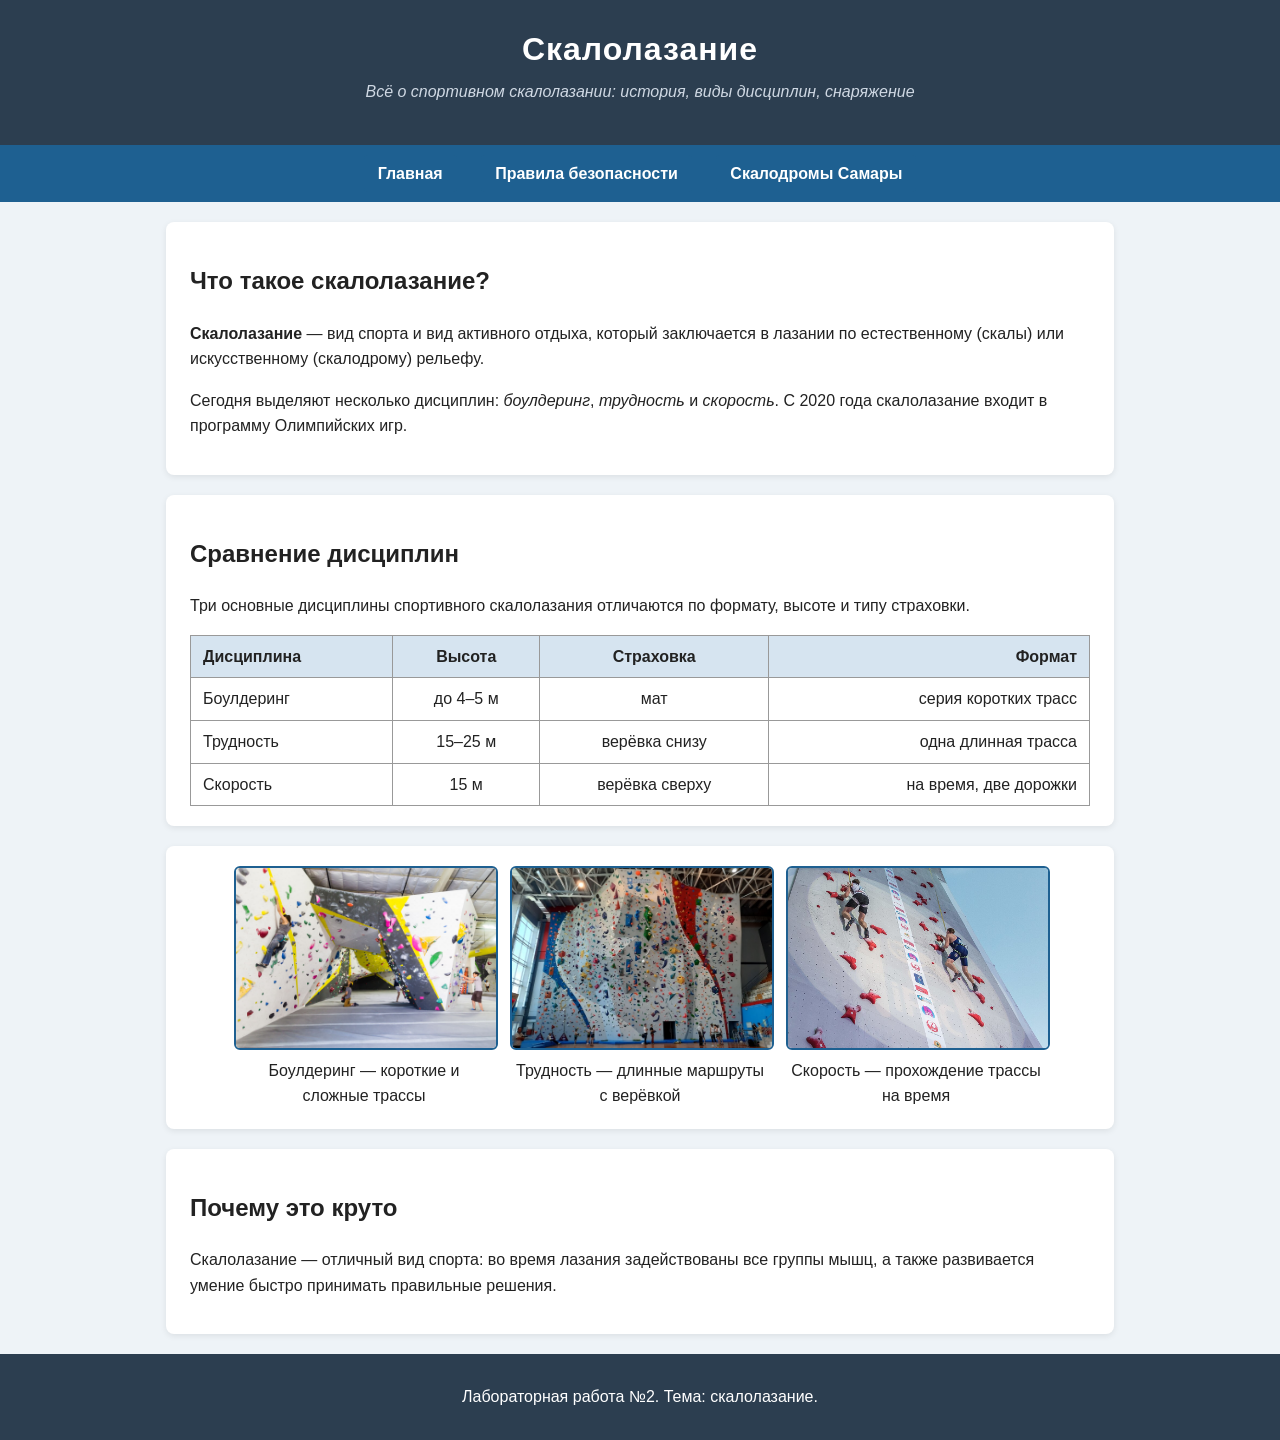
<file: lab2/index.html>
<!DOCTYPE html>
<html >
<head>
    <meta charset="UTF-8">
    <title>Скалолазание — Главная</title>
    <link rel="stylesheet" href="css/style.css">
</head>
<body>

    <header>
        <h1 id="main-title">Скалолазание</h1>
        <p class="subtitle">Всё о спортивном скалолазании: история, виды дисциплин, снаряжение </p>
    </header>

    <nav>
        <a class="nav-link" href="index.html">Главная</a>
        <a class="nav-link" href="safety.html">Правила безопасности</a>
        <a class="nav-link" href="climbing.html">Скалодромы Самары</a>
    </nav>

    <main>
        <section class="block">
            <h2>Что такое скалолазание?</h2>
            <p>
                <strong>Скалолазание</strong> — вид спорта и вид активного отдыха, который заключается в лазании по 
                естественному (скалы) или искусственному (скалодрому) рельефу.
            </p>
            <p>
                Сегодня выделяют несколько дисциплин: <em>боулдеринг</em>, <em>трудность</em>
                и <em>скорость</em>. С 2020 года скалолазание входит в программу Олимпийских игр.
            </p>
        </section>
        <section class="block">
            <h2>Сравнение дисциплин</h2>
             <p>Три основные дисциплины спортивного скалолазания отличаются по формату, высоте и типу страховки.</p>

             <table>
                 <thead>
                   <tr>
                     <th class="col-left">Дисциплина</th>
                     <th class="col-center">Высота</th>
                     <th class="col-center">Страховка</th>
                     <th class="col-right">Формат</th>
                    </tr>
                 </thead>
                 <tbody>
                    <tr>
                     <td class="col-left">Боулдеринг</td>
                     <td class="col-center">до 4–5 м</td>
                     <td class="col-center">мат</td>
                     <td class="col-right">серия коротких трасс</td>
                   </tr>
                    <tr>
                     <td class="col-left">Трудность</td>
                     <td class="col-center">15–25 м</td>
                     <td class="col-center">верёвка снизу</td>
                     <td class="col-right">одна длинная трасса</td>
                    </tr>
                    <tr>
                     <td class="col-left">Скорость</td>
                     <td class="col-center">15 м</td>
                     <td class="col-center">верёвка сверху</td>
                     <td class="col-right">на время, две дорожки</td>
                   </tr>
                 </tbody>
             </table>
         </section>
    <section class="block">
    <div class="gallery">
        <figure>
            <img src="img/bolder.jpg" alt="Боулдеринг">
            <figcaption>Боулдеринг — короткие и сложные трассы</figcaption>
        </figure>

        <figure>
            <img src="img/trud.jpg" alt="Трудность">
            <figcaption>Трудность — длинные маршруты с верёвкой</figcaption>
        </figure>

        <figure>
            <img src="img/speed.jpg" alt="Скорость">
            <figcaption>Скорость — прохождение трассы на время</figcaption>
        </figure>
    </div>
</section>
        <section class="block">
            <h2>Почему это круто</h2>
            <p>
             Скалолазание — отличный вид спорта: во время лазания задействованы все группы мышц,
              а также развивается умение быстро принимать правильные решения.
            </p>
        </section>
    </main>

    <footer>
        <p> Лабораторная работа №2. Тема: скалолазание.</p>
    </footer>

</body>
</html>
</file>
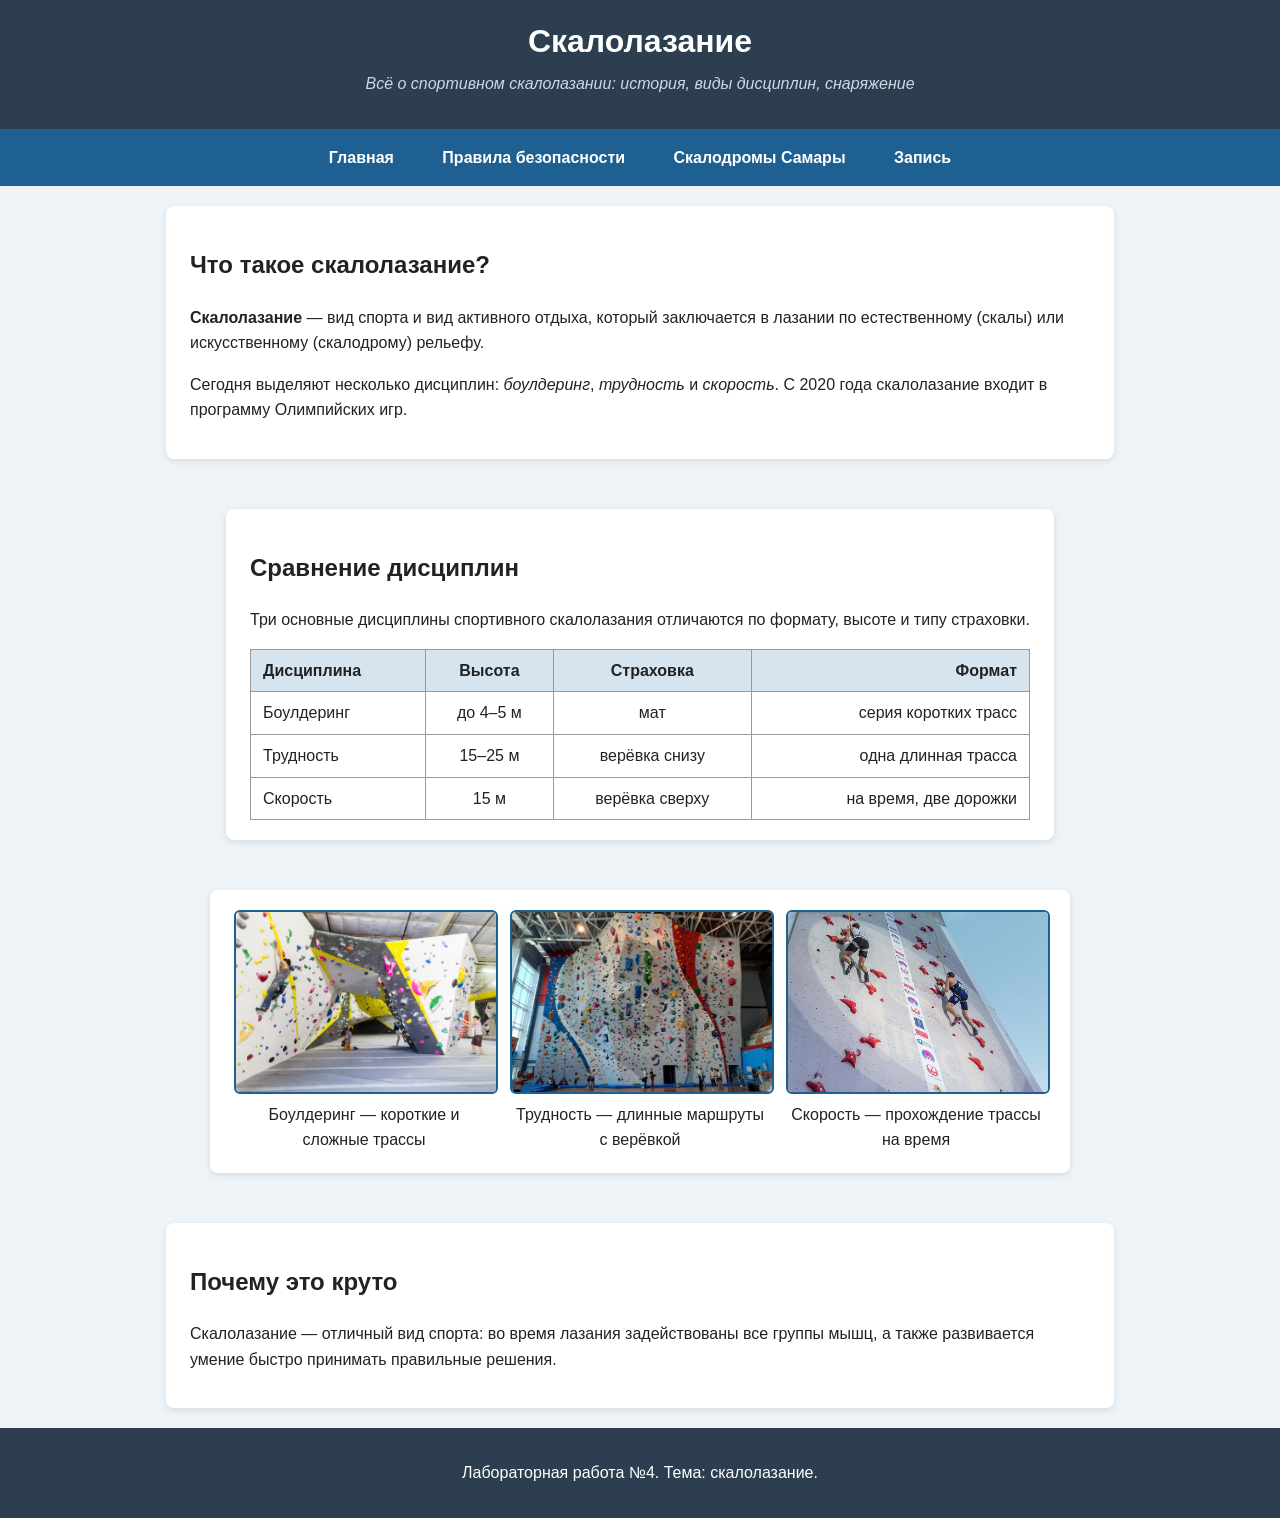
<file: lab4/index.html>
<!DOCTYPE html>
<html lang="ru">
<head>
    <meta charset="UTF-8">
    <title>Скалолазание — Главная</title>
    <link rel="stylesheet" href="css/style.css">
</head>
<body class="flex-page">

    <header>
        <h1 id="main-title">Скалолазание</h1>
        <p class="subtitle">Всё о спортивном скалолазании: история, виды дисциплин, снаряжение</p>
    </header>

    <nav>
        <a class="nav-link" href="index.html">Главная</a>
        <a class="nav-link" href="safety.html">Правила безопасности</a>
        <a class="nav-link" href="climbing.html">Скалодромы Самары</a>
        <a class="nav-link" href="form.html">Запись</a>
    </nav>

    <main class="flex-main">
        <section class="block">
            <h2>Что такое скалолазание?</h2>
            <p>
                <strong>Скалолазание</strong> — вид спорта и вид активного отдыха, который заключается в лазании по
                естественному (скалы) или искусственному (скалодрому) рельефу.
            </p>
            <p>
                Сегодня выделяют несколько дисциплин: <em>боулдеринг</em>, <em>трудность</em>
                и <em>скорость</em>. С 2020 года скалолазание входит в программу Олимпийских игр.
            </p>
        </section>

        <section class="block">
            <h2>Сравнение дисциплин</h2>
            <p>Три основные дисциплины спортивного скалолазания отличаются по формату, высоте и типу страховки.</p>

            <table>
                <thead>
                    <tr>
                        <th class="col-left">Дисциплина</th>
                        <th class="col-center">Высота</th>
                        <th class="col-center">Страховка</th>
                        <th class="col-right">Формат</th>
                    </tr>
                </thead>
                <tbody>
                    <tr>
                        <td class="col-left">Боулдеринг</td>
                        <td class="col-center">до 4–5 м</td>
                        <td class="col-center">мат</td>
                        <td class="col-right">серия коротких трасс</td>
                    </tr>
                    <tr>
                        <td class="col-left">Трудность</td>
                        <td class="col-center">15–25 м</td>
                        <td class="col-center">верёвка снизу</td>
                        <td class="col-right">одна длинная трасса</td>
                    </tr>
                    <tr>
                        <td class="col-left">Скорость</td>
                        <td class="col-center">15 м</td>
                        <td class="col-center">верёвка сверху</td>
                        <td class="col-right">на время, две дорожки</td>
                    </tr>
                </tbody>
            </table>
        </section>

        <section class="block">
            <div class="gallery">
                <figure>
                    <img src="img/bolder.jpg" alt="Боулдеринг">
                    <figcaption>Боулдеринг — короткие и сложные трассы</figcaption>
                </figure>

                <figure>
                    <img src="img/trud.jpg" alt="Трудность">
                    <figcaption>Трудность — длинные маршруты с верёвкой</figcaption>
                </figure>

                <figure>
                    <img src="img/speed.jpg" alt="Скорость">
                    <figcaption>Скорость — прохождение трассы на время</figcaption>
                </figure>
            </div>
        </section>

        <section class="block">
            <h2>Почему это круто</h2>
            <p>
                Скалолазание — отличный вид спорта: во время лазания задействованы все группы мышц,
                а также развивается умение быстро принимать правильные решения.
            </p>
        </section>
    </main>

    <footer>
        <p>Лабораторная работа №4. Тема: скалолазание.</p>
    </footer>

</body>
</html>
</file>
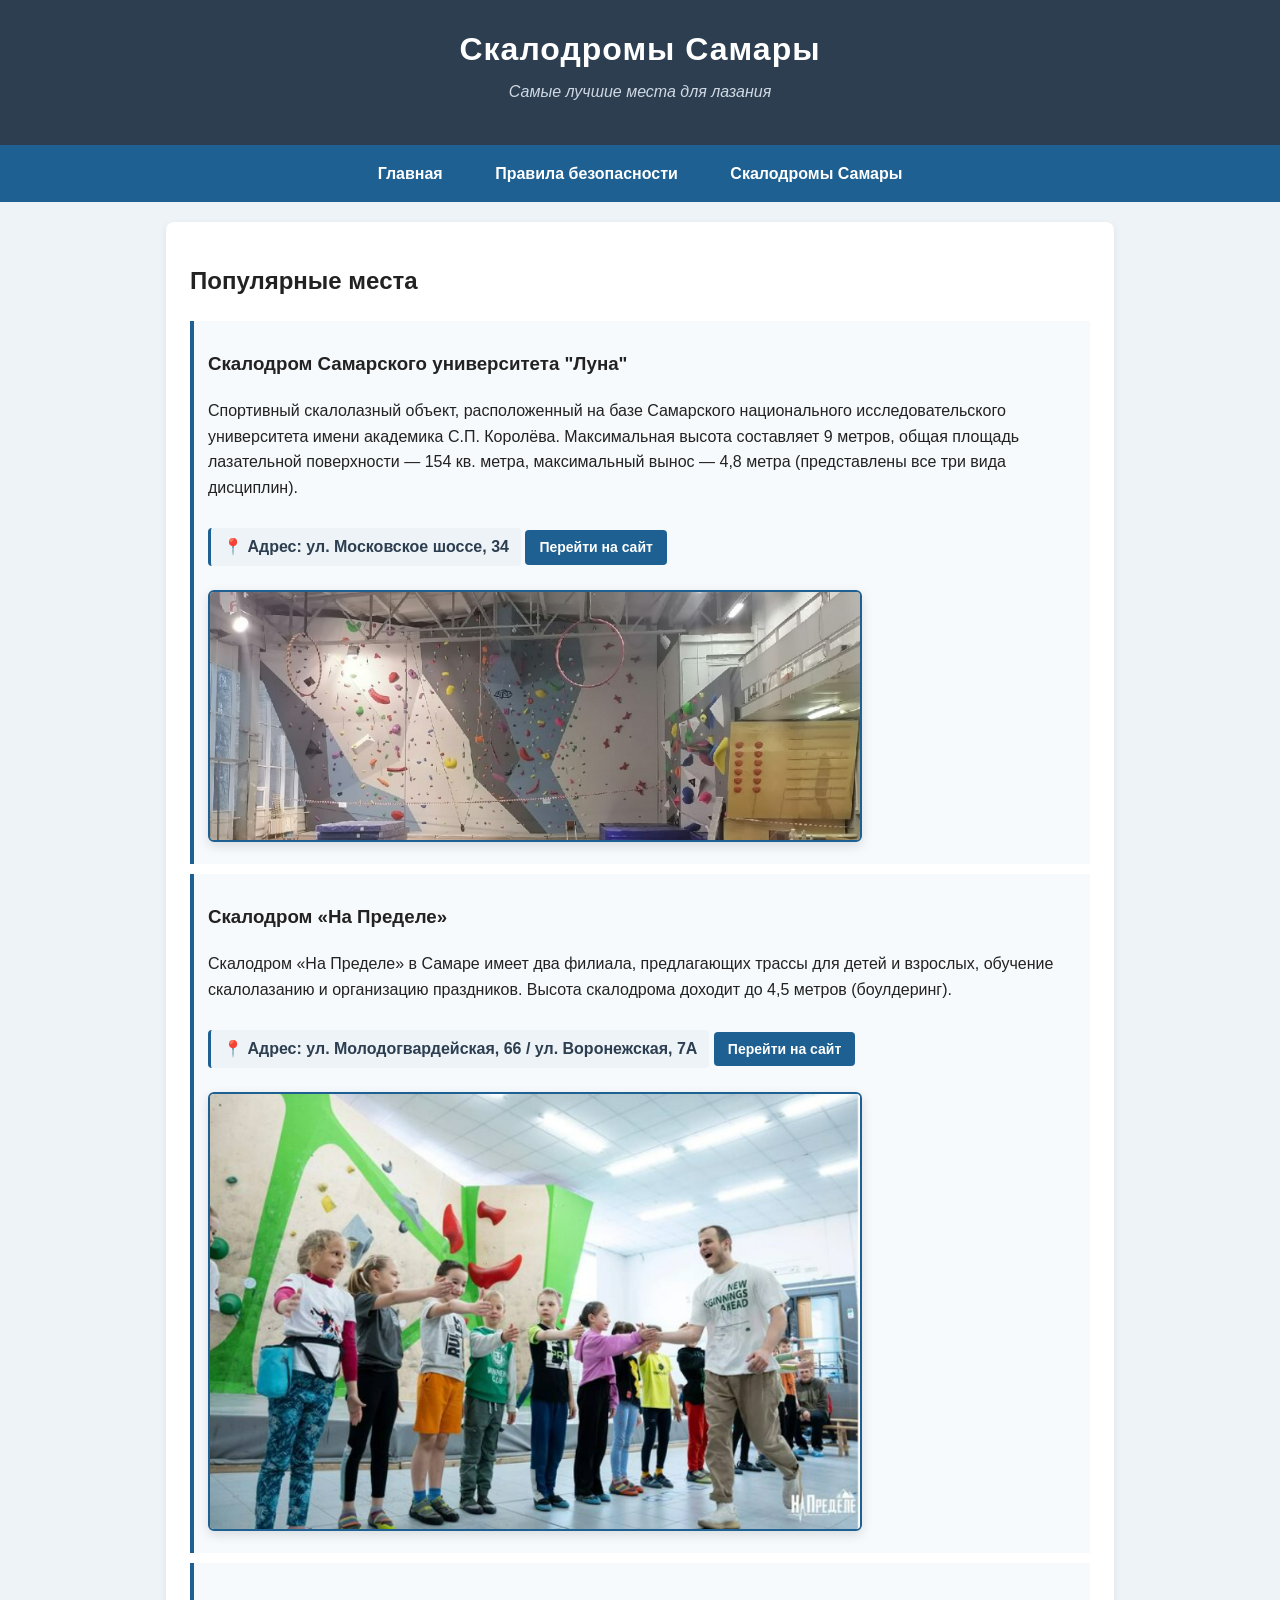
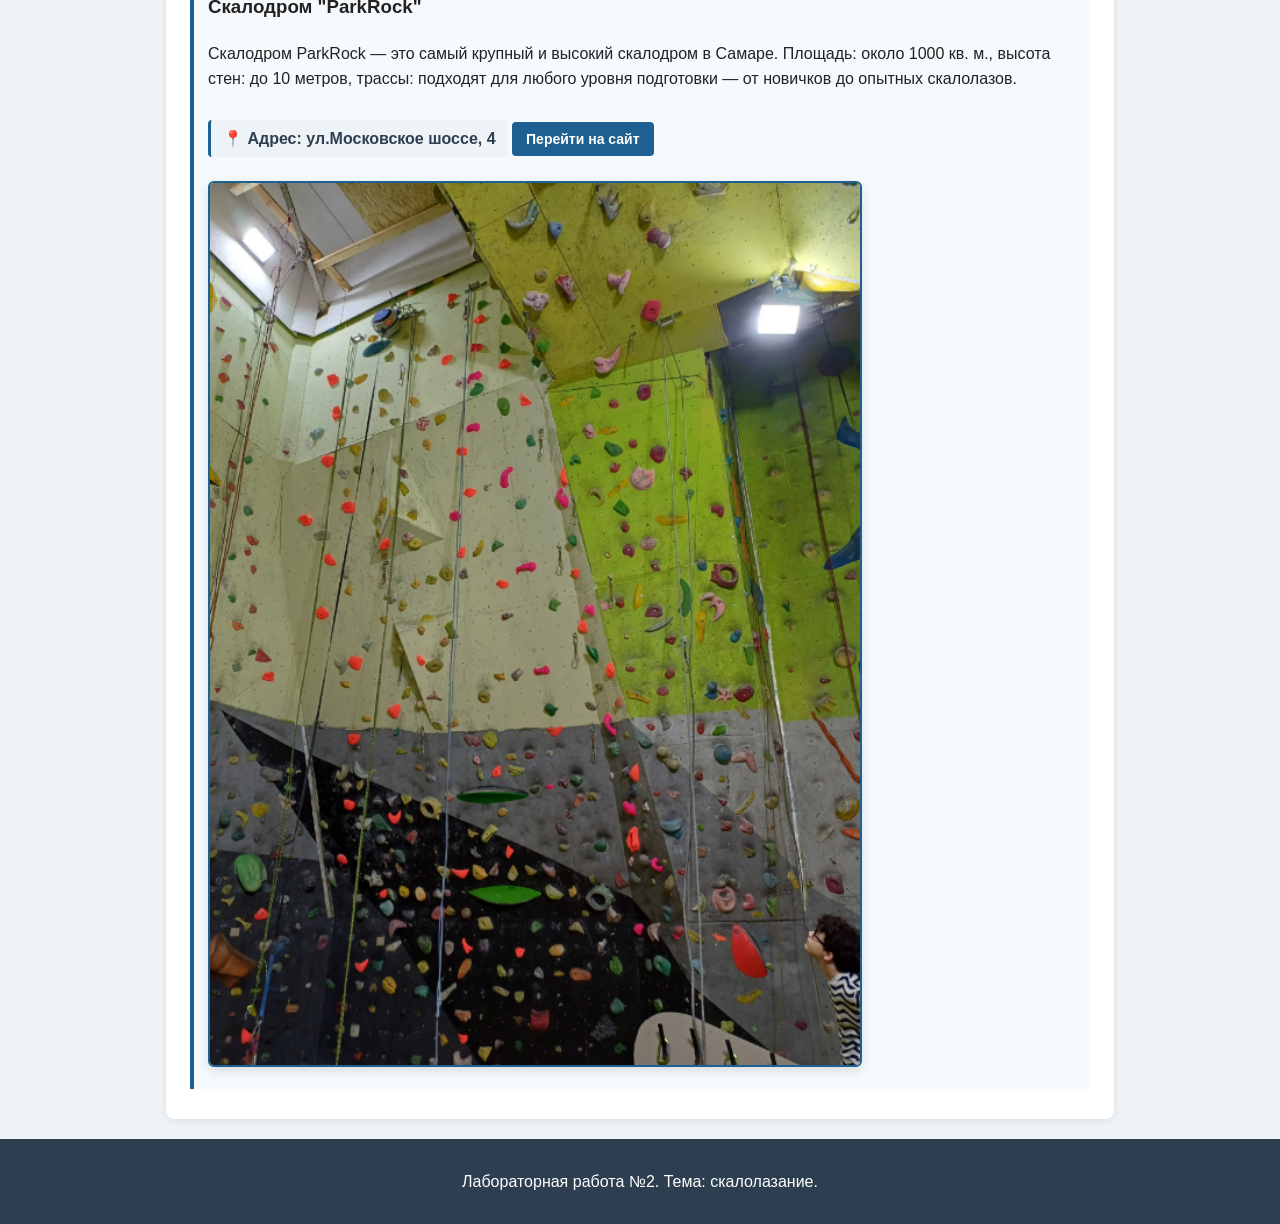
<file: lab2/climbing.html>
<!DOCTYPE html>
<html>
<head>
    <meta charset="UTF-8">
    <title>Скалолазание — Скалодромы</title>
    <link rel="stylesheet" href="css/style.css">
</head>
<body>

    <header>
        <h1 id="main-title">Скалодромы Самары</h1>
        <p class="subtitle">Самые лучшие места для лазания</p>
    </header>

    <nav>
        <a class="nav-link" href="index.html">Главная</a>
        <a class="nav-link" href="safety.html">Правила безопасности</a>
        <a class="nav-link" href="climbing.html">Скалодромы Самары</a>
    </nav>

    <main>
        <section class="block">
            <h2>Популярные места</h2>
        <div class="card">
                <h3>Скалодром Самарского университета "Луна"</h3>
                <p>Спортивный скалолазный объект, расположенный на базе Самарского национального
                     исследовательского университета имени академика С.П. Королёва. Максимальная 
                     высота составляет 9 метров, общая площадь лазательной поверхности — 154 кв. метра,
                      максимальный вынос — 4,8 метра (представлены все три вида дисциплин).</p>

            <address class="card-address">📍 Адрес: ул. Московское шоссе, 34</address>
            <a href="https://vk.ru/cw_samuniver" target="_blank" class="card-link">Перейти на сайт</a>
            <img src="img/luna.jpg" alt="Скалодром Луна"  class="card-img">
            </div>

            <div class="card">
                <h3>Скалодром «На Пределе»</h3>
                <p>Скалодром «На Пределе» в Самаре имеет два филиала, предлагающих трассы для детей и взрослых,
                     обучение скалолазанию и организацию праздников. Высота скалодрома доходит до 4,5 метров (боулдеринг).</p>
                <address class="card-address">📍 Адрес: ул. Молодогвардейская, 66 / ул. Воронежская, 7А</address>
                <a href="https://www.napredele163.ru/" target="_blank" class="card-link">Перейти на сайт</a>
                <img src="img/napredele.jpg" alt="Скалодром На Пределе"  class="card-img">
            </div>
            <div class="card">
                <h3>Скалодром "ParkRock"</h3>
                <p>Скалодром ParkRock — это самый крупный и высокий скалодром в Самаре. Площадь: около 1000 кв. м., высота стен: до 10 метров,
                трассы: подходят для любого уровня подготовки — от новичков до опытных скалолазов.</p>
                 <address class="card-address">📍 Адрес: ул.Московское шоссе, 4 </address>
                <a href="http://parkrock.ru/" target="_blank" class="card-link">Перейти на сайт</a>
                 <img src="img/parkrock.jpg" alt="Скалодром ParkRock"  class="card-img">
            </div>
        </section>

    </main>

    <footer>
        <p> Лабораторная работа №2. Тема: скалолазание.</p>
    </footer>

</body>
</html>
</file>
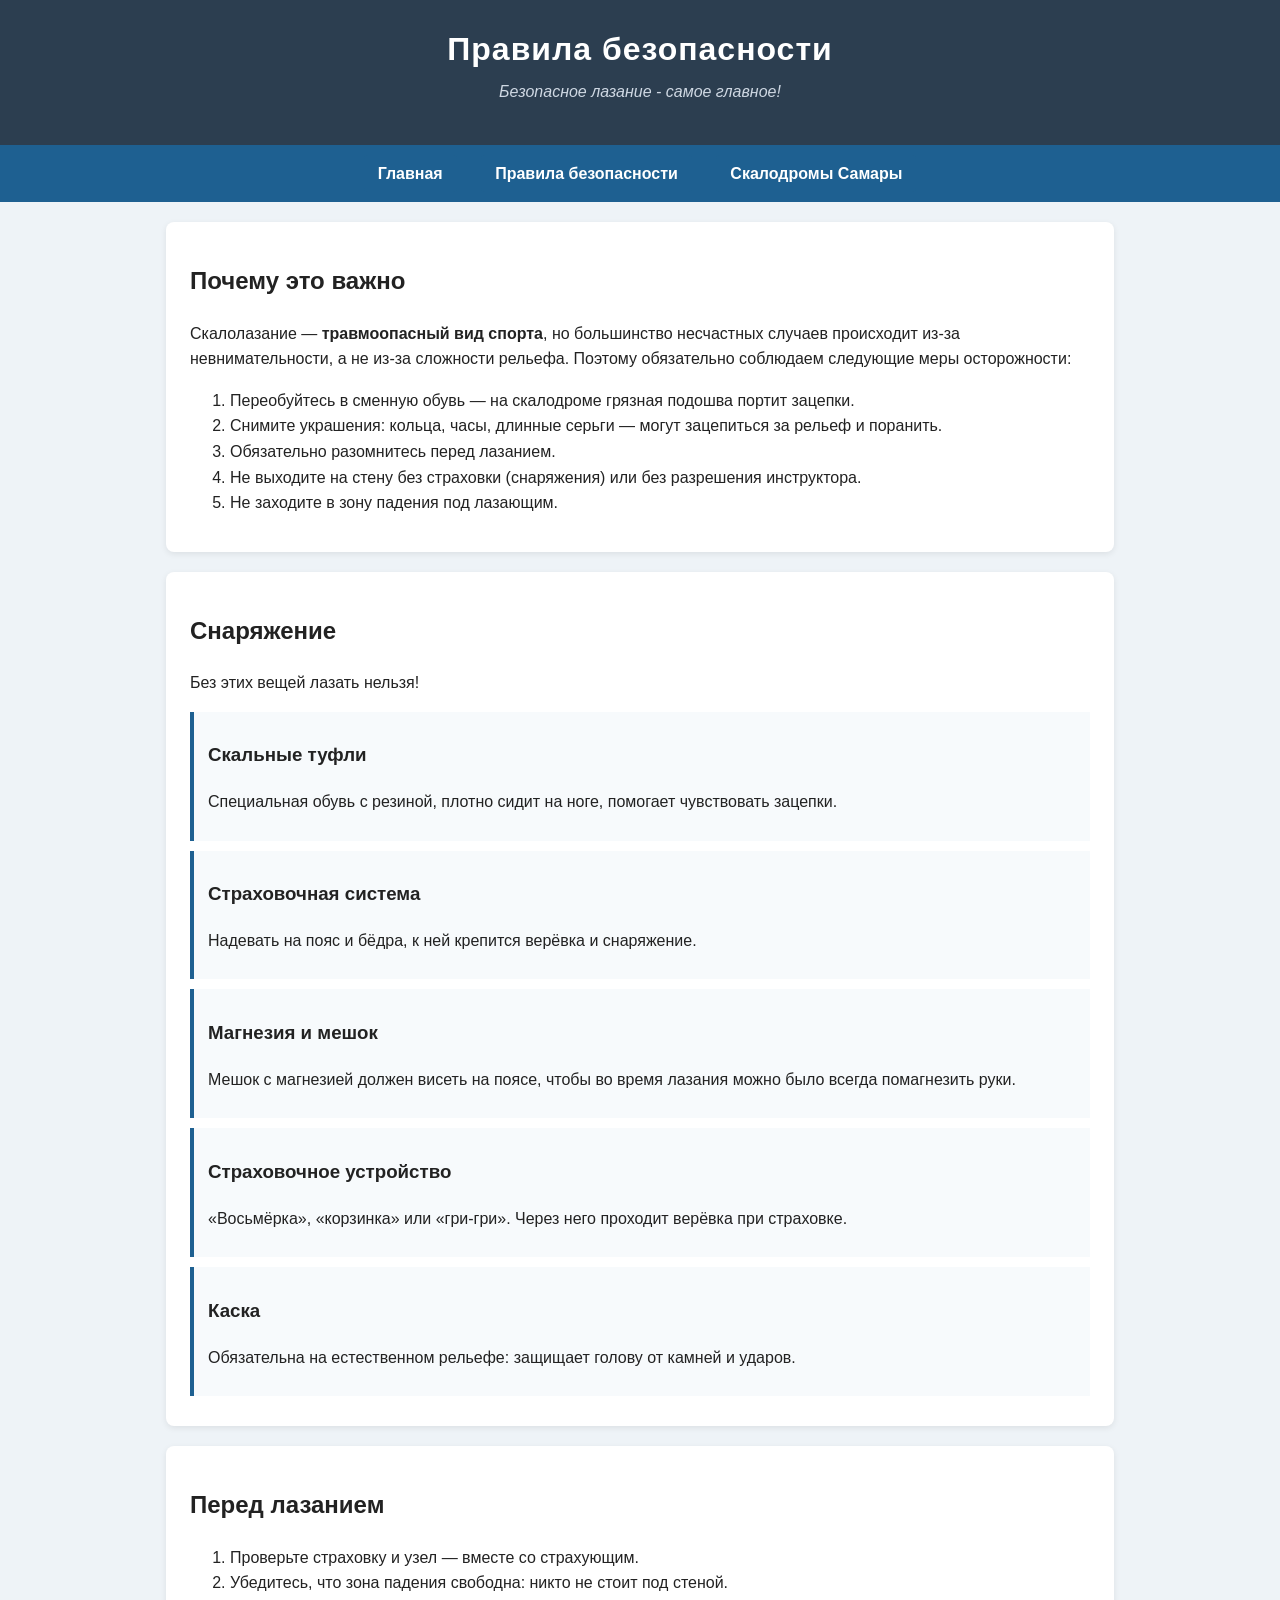
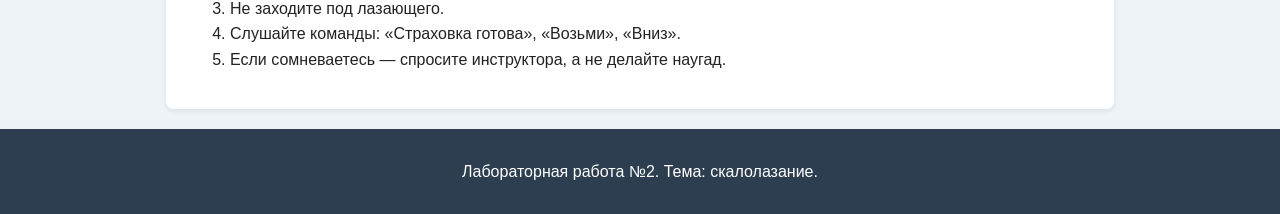
<file: lab2/safety.html>
<!DOCTYPE html>
<html>
<head>
    <meta charset="UTF-8">
    <title>Скалолазание — Безопасность</title>
    <link rel="stylesheet" href="css/style.css">
</head>
<body>

    <header>
        <h1 id="main-title">Правила безопасности</h1>
        <p class="subtitle">Безопасное лазание - самое главное!</p>
    </header>

    <nav>
        <a class="nav-link" href="index.html">Главная</a>
        <a class="nav-link" href="safety.html">Правила безопасности</a>
        <a class="nav-link" href="climbing.html">Скалодромы Самары</a>
    </nav>

   <main>
        <section class="block">
            <h2>Почему это важно</h2>
            <p>
                Скалолазание — <strong>травмоопасный вид спорта</strong>, но большинство
                несчастных случаев происходит из-за невнимательности, а не из-за сложности
                рельефа. Поэтому обязательно соблюдаем следующие меры осторожности:
            </p>
            <ol>
                <li> Переобуйтесь в сменную обувь — на скалодроме грязная подошва портит зацепки.</li>
                <li> Снимите украшения: кольца, часы, длинные серьги —  могут зацепиться за рельеф и поранить. </li>
                <li> Обязательно разомнитесь перед лазанием.</li>
                <li>Не выходите на стену без страховки (снаряжения) или без разрешения инструктора.</li>
                <li>Не заходите в зону падения под лазающим.</li>
            </ol>   
        </section>

        <section class="block">
            <h2>Снаряжение</h2>
            <p>Без этих вещей лазать нельзя!</p>

            <div class="card">
                <h3>Скальные туфли</h3>
                <p>Специальная обувь с резиной, плотно сидит на ноге, помогает чувствовать зацепки.</p>
            </div>

            <div class="card">
                <h3>Страховочная система</h3>
                <p>Надевать на пояс и бёдра, к ней крепится верёвка и снаряжение.</p>
            </div>

            <div class="card">
                <h3>Магнезия и мешок</h3>
                <p>Мешок с магнезией должен висеть на поясе, чтобы во время лазания можно было всегда помагнезить руки.</p>
            </div>

            <div class="card">
                <h3>Страховочное устройство</h3>
                <p>«Восьмёрка», «корзинка» или «гри-гри». Через него проходит верёвка при страховке.</p>
            </div>

            <div class="card">
                <h3>Каска</h3>
                <p>Обязательна на естественном рельефе: защищает голову от камней и ударов.</p>
            </div>
        </section>

        <section class="block">
            <h2>Перед лазанием</h2>
            <ol>
                <li>Проверьте страховку и узел — вместе со страхующим.</li>
                <li>Убедитесь, что зона падения свободна: никто не стоит под стеной.</li>
                <li>Не заходите под лазающего.</li>
                <li>Слушайте команды: «Страховка готова», «Возьми», «Вниз».</li>
                <li>Если сомневаетесь — спросите инструктора, а не делайте наугад.</li>
            </ol>
        </section>
        
    </main>

    <footer>
        <p> Лабораторная работа №2. Тема: скалолазание.</p>
    </footer>

</body>
</html>
</file>
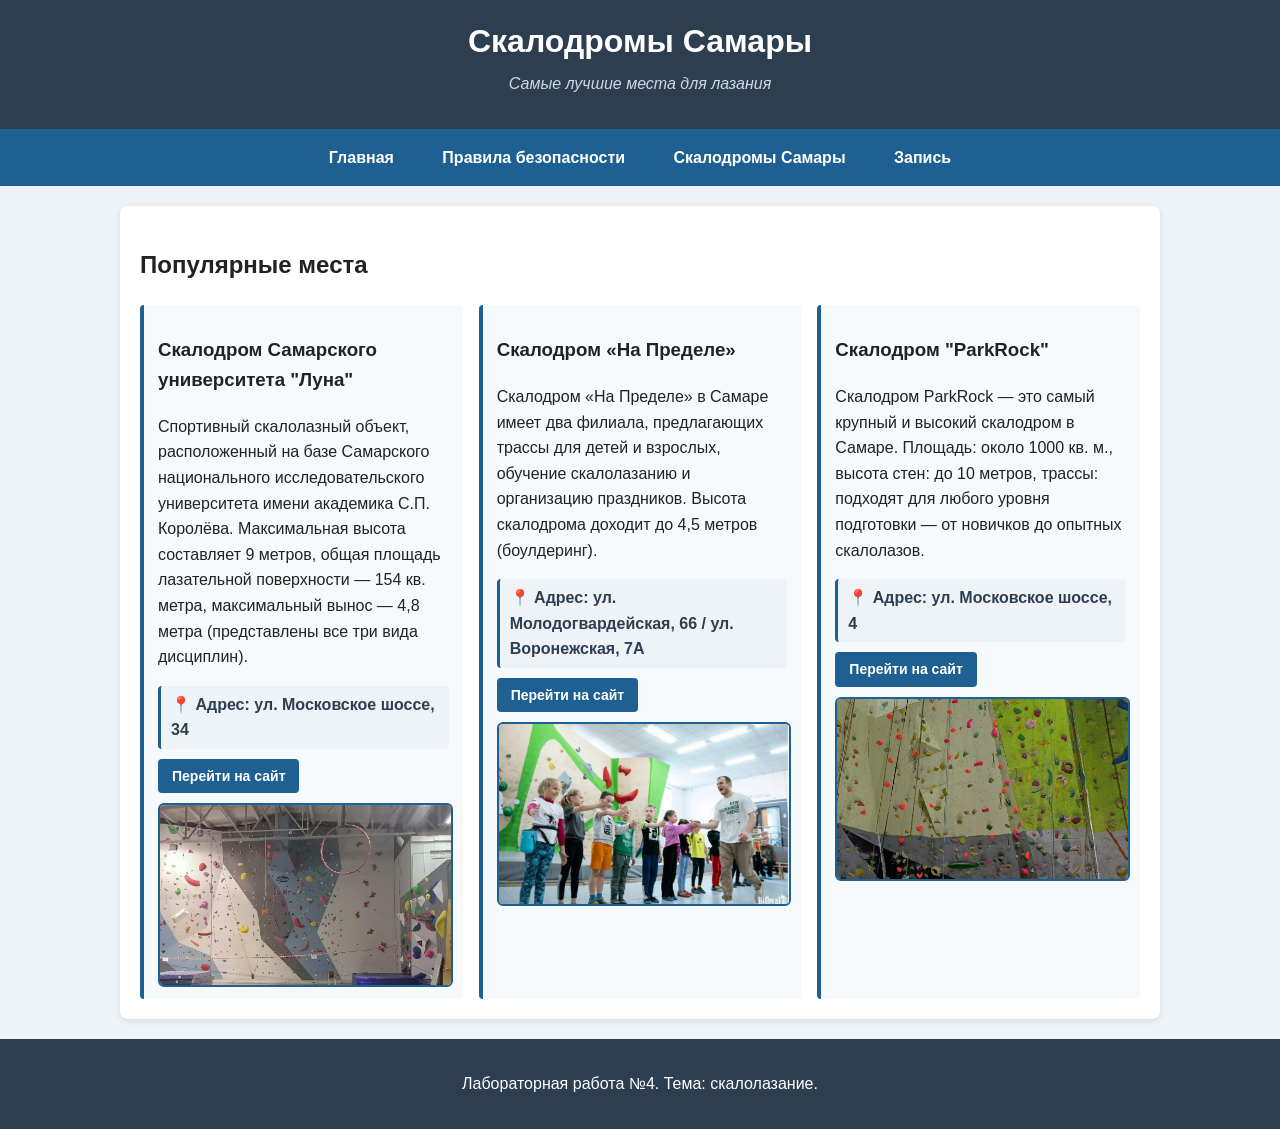
<file: lab4/climbing.html>
<!DOCTYPE html>
<html lang="ru">
<head>
    <meta charset="UTF-8">
    <title>Скалолазание — Скалодромы</title>
    <link rel="stylesheet" href="css/style.css">
</head>
<body>

    <header>
        <h1 id="main-title">Скалодромы Самары</h1>
        <p class="subtitle">Самые лучшие места для лазания</p>
    </header>

    <nav>
        <a class="nav-link" href="index.html">Главная</a>
        <a class="nav-link" href="safety.html">Правила безопасности</a>
        <a class="nav-link" href="climbing.html">Скалодромы Самары</a>
        <a class="nav-link" href="form.html">Запись</a>
    </nav>

    <main>
        <section class="grid-page">
            <h2>Популярные места</h2>
            <div class="grid-cards">
                <div class="card">
                    <h3>Скалодром Самарского университета "Луна"</h3>
                    <p>Спортивный скалолазный объект, расположенный на базе Самарского национального
                        исследовательского университета имени академика С.П. Королёва. Максимальная
                        высота составляет 9 метров, общая площадь лазательной поверхности — 154 кв. метра,
                        максимальный вынос — 4,8 метра (представлены все три вида дисциплин).</p>
                    <address class="card-address">📍 Адрес: ул. Московское шоссе, 34</address>
                    <a href="https://vk.ru/cw_samuniver" target="_blank" class="card-link">Перейти на сайт</a>
                    <img src="img/luna.jpg" alt="Скалодром Луна" class="card-img">
                </div>

                <div class="card">
                    <h3>Скалодром «На Пределе»</h3>
                    <p>Скалодром «На Пределе» в Самаре имеет два филиала, предлагающих трассы для детей и взрослых,
                        обучение скалолазанию и организацию праздников. Высота скалодрома доходит до 4,5 метров (боулдеринг).</p>
                    <address class="card-address">📍 Адрес: ул. Молодогвардейская, 66 / ул. Воронежская, 7А</address>
                    <a href="https://www.napredele163.ru/" target="_blank" class="card-link">Перейти на сайт</a>
                    <img src="img/napredele.jpg" alt="Скалодром На Пределе" class="card-img">
                </div>

                <div class="card">
                    <h3>Скалодром "ParkRock"</h3>
                    <p>Скалодром ParkRock — это самый крупный и высокий скалодром в Самаре. Площадь: около 1000 кв. м., высота стен: до 10 метров,
                        трассы: подходят для любого уровня подготовки — от новичков до опытных скалолазов.</p>
                    <address class="card-address">📍 Адрес: ул. Московское шоссе, 4</address>
                    <a href="http://parkrock.ru/" target="_blank" class="card-link">Перейти на сайт</a>
                    <img src="img/parkrock.jpg" alt="Скалодром ParkRock" class="card-img">
                </div>
            </div>
        </section>
    </main>

    <footer>
        <p>Лабораторная работа №4. Тема: скалолазание.</p>
    </footer>

</body>
</html>
</file>
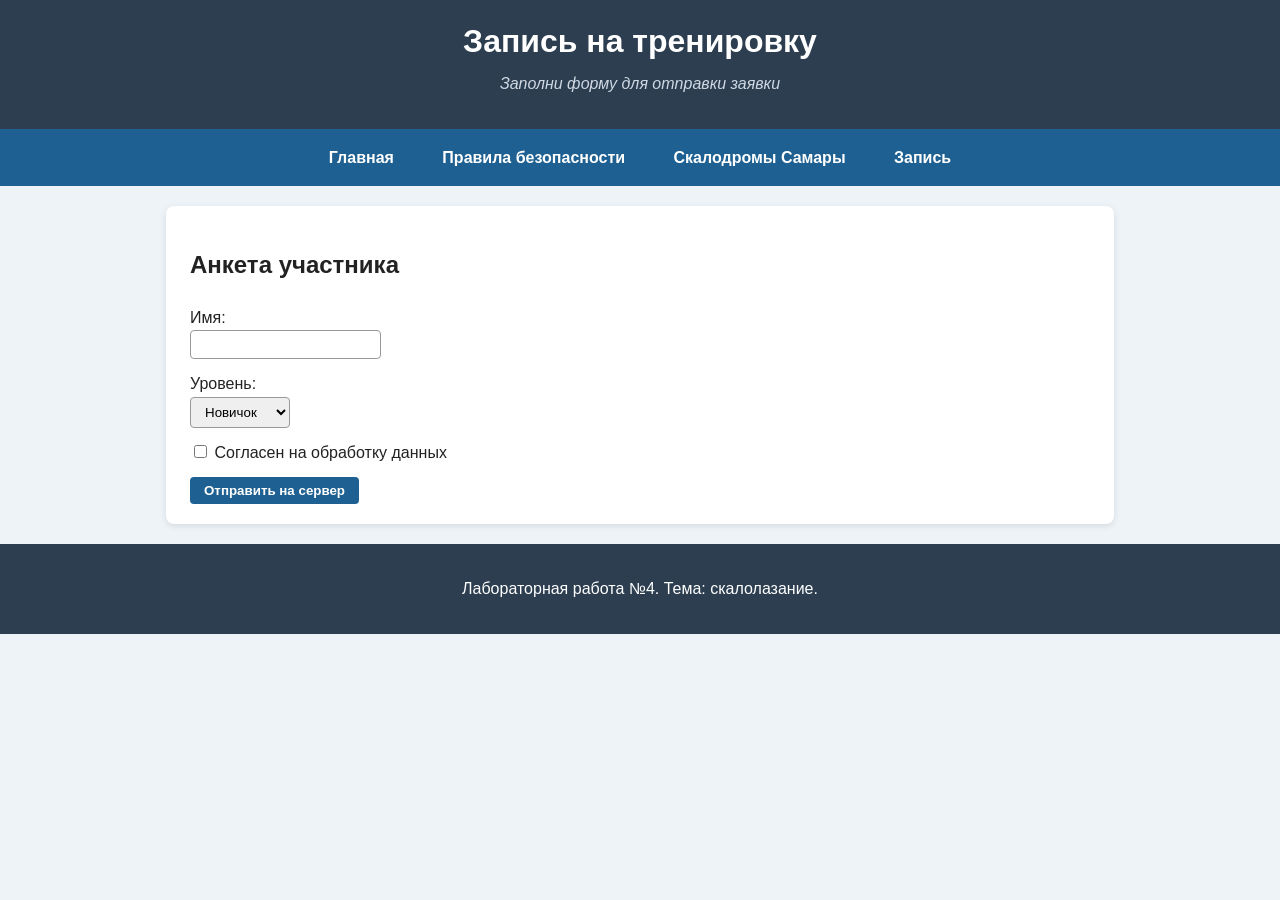
<file: lab4/form.html>
<!DOCTYPE html>
<html lang="ru">
<head>
    <meta charset="UTF-8">
    <title>Скалолазание — Запись</title>
    <link rel="stylesheet" href="css/style.css">
</head>
<body>

    <header>
        <h1 id="main-title">Запись на тренировку</h1>
        <p class="subtitle">Заполни форму для отправки заявки</p>
    </header>

    <nav>
        <a class="nav-link" href="index.html">Главная</a>
        <a class="nav-link" href="safety.html">Правила безопасности</a>
        <a class="nav-link" href="climbing.html">Скалодромы Самары</a>
        <a class="nav-link" href="form.html">Запись</a>
    </nav>

    <main>
        <section class="block">
            <h2>Анкета участника</h2>
            <form id="climb-form">
                <div class="form-field">
                    <label>Имя:<br>
                    <input type="text" id="name" required></label>
                </div>

                <div class="form-field">
                    <label>Уровень:<br>
                    <select id="level">
                        <option>Новичок</option>
                        <option>Средний</option>
                        <option>Опытный</option>
                    </select></label>
                </div>

                <div class="form-field">
                    <label>
                        <input type="checkbox" id="agree" required>
                        Согласен на обработку данных
                    </label>
                </div>

                <button type="submit" class="nav-link">Отправить на сервер</button>
            </form>
        </section>
    </main>

    <footer>
        <p>Лабораторная работа №4. Тема: скалолазание.</p>
    </footer>

    <script src="js/script.js"></script>
</body>
</html>
</file>
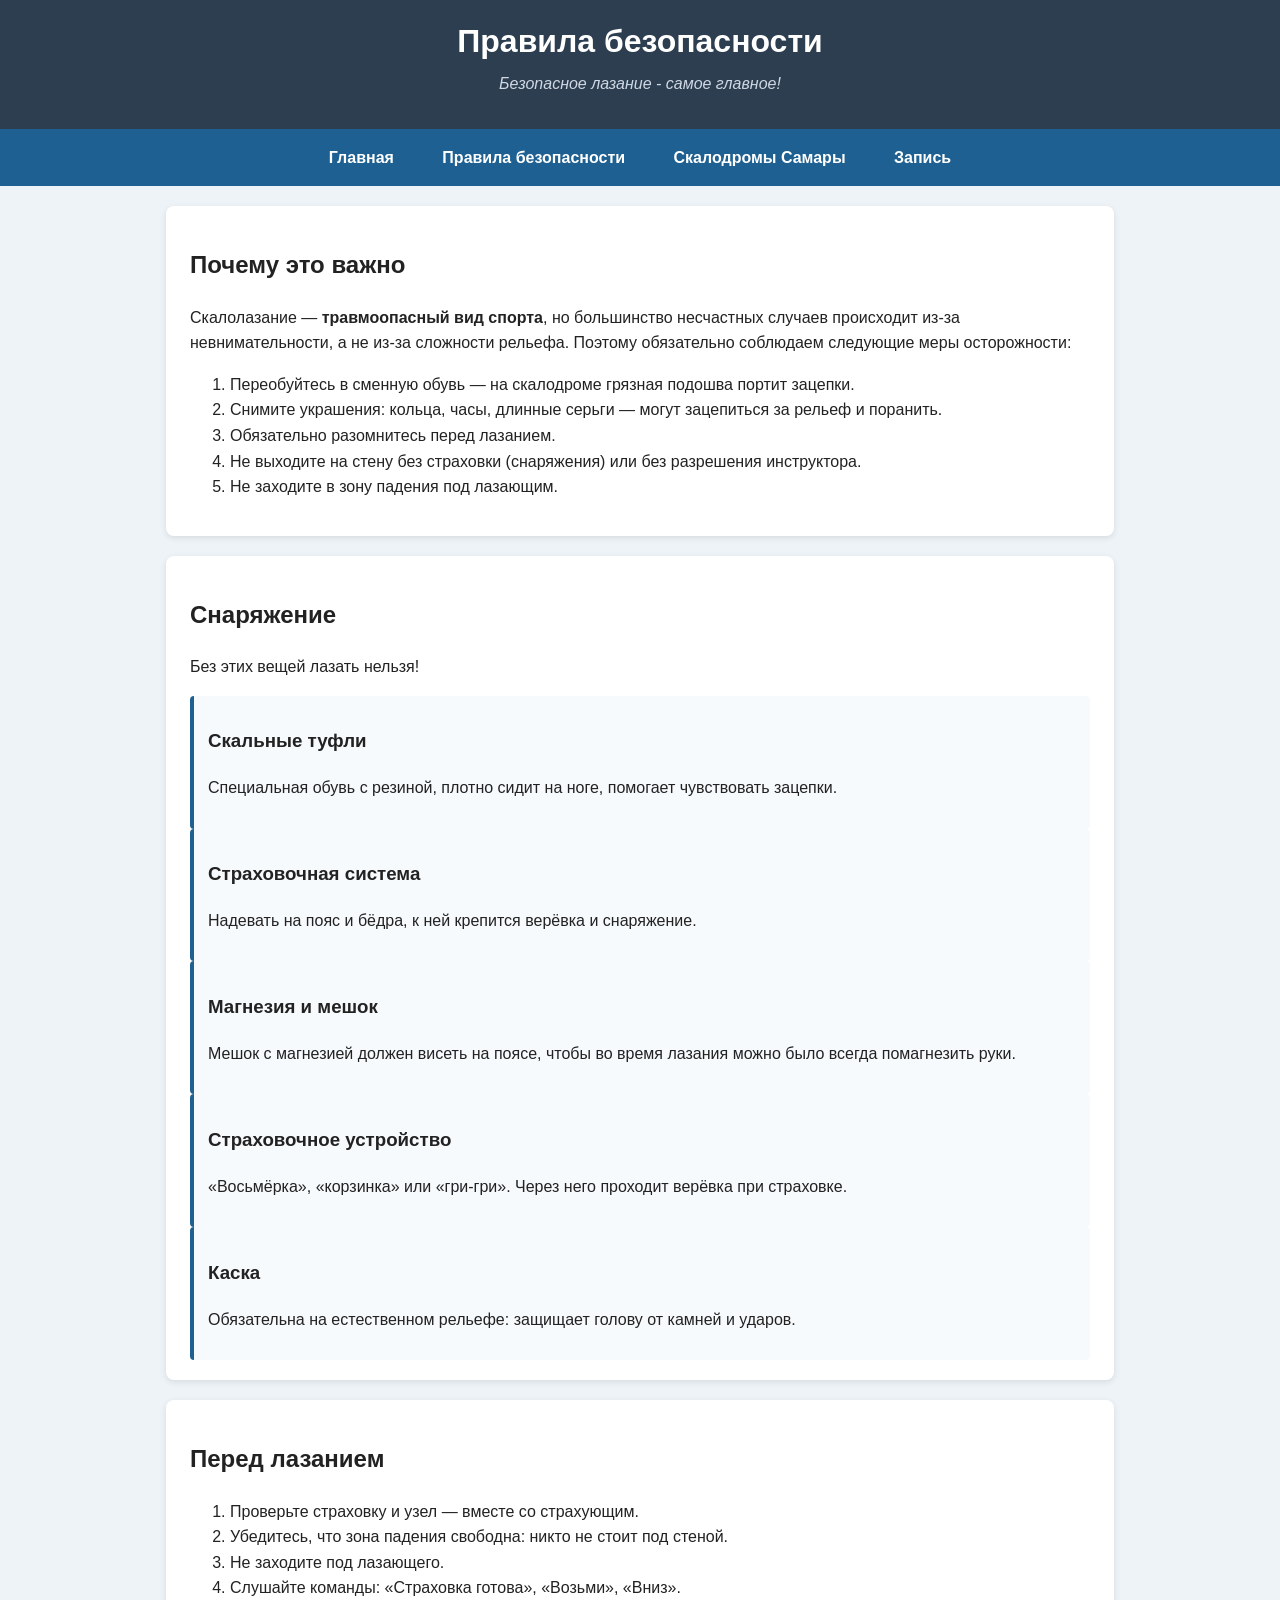
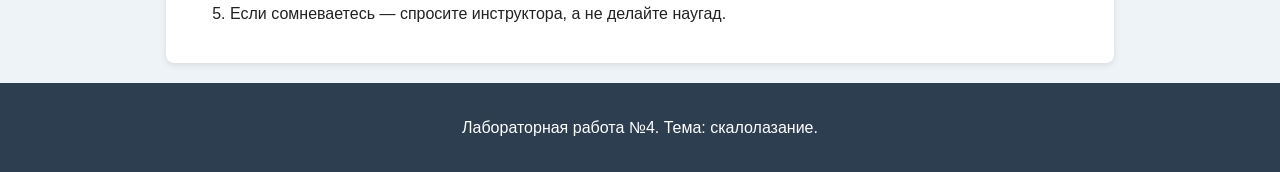
<file: lab4/safety.html>
<!DOCTYPE html>
<html lang="ru">
<head>
    <meta charset="UTF-8">
    <title>Скалолазание — Безопасность</title>
    <link rel="stylesheet" href="css/style.css">
</head>
<body>

    <header>
        <h1 id="main-title">Правила безопасности</h1>
        <p class="subtitle">Безопасное лазание - самое главное!</p>
    </header>

    <nav>
        <a class="nav-link" href="index.html">Главная</a>
        <a class="nav-link" href="safety.html">Правила безопасности</a>
        <a class="nav-link" href="climbing.html">Скалодромы Самары</a>
        <a class="nav-link" href="form.html">Запись</a>
    </nav>

    <main>
        <section class="block">
            <h2>Почему это важно</h2>
            <p>
                Скалолазание — <strong>травмоопасный вид спорта</strong>, но большинство
                несчастных случаев происходит из-за невнимательности, а не из-за сложности
                рельефа. Поэтому обязательно соблюдаем следующие меры осторожности:
            </p>
            <ol>
                <li>Переобуйтесь в сменную обувь — на скалодроме грязная подошва портит зацепки.</li>
                <li>Снимите украшения: кольца, часы, длинные серьги — могут зацепиться за рельеф и поранить.</li>
                <li>Обязательно разомнитесь перед лазанием.</li>
                <li>Не выходите на стену без страховки (снаряжения) или без разрешения инструктора.</li>
                <li>Не заходите в зону падения под лазающим.</li>
            </ol>
        </section>

        <section class="block">
            <h2>Снаряжение</h2>
            <p>Без этих вещей лазать нельзя!</p>

            <div class="card">
                <h3>Скальные туфли</h3>
                <p>Специальная обувь с резиной, плотно сидит на ноге, помогает чувствовать зацепки.</p>
            </div>

            <div class="card">
                <h3>Страховочная система</h3>
                <p>Надевать на пояс и бёдра, к ней крепится верёвка и снаряжение.</p>
            </div>

            <div class="card">
                <h3>Магнезия и мешок</h3>
                <p>Мешок с магнезией должен висеть на поясе, чтобы во время лазания можно было всегда помагнезить руки.</p>
            </div>

            <div class="card">
                <h3>Страховочное устройство</h3>
                <p>«Восьмёрка», «корзинка» или «гри-гри». Через него проходит верёвка при страховке.</p>
            </div>

            <div class="card">
                <h3>Каска</h3>
                <p>Обязательна на естественном рельефе: защищает голову от камней и ударов.</p>
            </div>
        </section>

        <section class="block">
            <h2>Перед лазанием</h2>
            <ol>
                <li>Проверьте страховку и узел — вместе со страхующим.</li>
                <li>Убедитесь, что зона падения свободна: никто не стоит под стеной.</li>
                <li>Не заходите под лазающего.</li>
                <li>Слушайте команды: «Страховка готова», «Возьми», «Вниз».</li>
                <li>Если сомневаетесь — спросите инструктора, а не делайте наугад.</li>
            </ol>
        </section>
    </main>

    <footer>
        <p>Лабораторная работа №4. Тема: скалолазание.</p>
    </footer>

</body>
</html>
</file>
<file: lab2/css/style.css>
/*  Теговые селекторы  */
body {
    font-family: Arial, sans-serif;
    background-color: #eef3f7; /* цвет странички */
    color: #222; 
    margin: 0;
    padding: 0;
    line-height: 1.6;
}

header {
    background-color: #2c3e50;
    color: #ffffff;
    padding: 24px 16px;
    text-align: center;
}

nav {
    background-color: #1e6091;
    text-align: center;
    padding: 10px 0;
}

nav a {
    color: #ffffff;
    text-decoration: none;
    margin: 0 10px;
}

footer {
    background-color: #2c3e50;
    color: #ffffff;
    text-align: center;
    padding: 14px;
    margin-top: 20px;
}

table {
    border-collapse: collapse;
    width: 100%;
    margin-top: 10px;
}

th, td {
    border: 1px solid #999;
    padding: 8px 12px;
}

th {
    background-color: #d6e4f0;
}

/* Селекторы по классу  */
.block {
    background-color: #ffffff;
    max-width: 900px;
    margin: 20px auto;
    padding: 20px 24px;
    border-radius: 8px;
    box-shadow: 0 2px 6px rgba(0, 0, 0, 0.08);
}

.nav-link {
    display: inline-block;
    padding: 6px 14px;
    border-radius: 4px;
    background-color: #1e6091;
    color: #ffffff;
    text-decoration: none;
    font-weight: bold;
}

.nav-link:hover {
    background-color: #14507a;
}

.subtitle {
    color: #cfd8e3;
    font-style: italic;
    margin-top: 4px;
}

.card {
    background-color: #f7fafc;
    border-left: 4px solid #1e6091;
    padding: 10px 14px;
    margin: 10px 0;
}

.gallery {
    display: flex;
    flex-wrap: wrap;
    gap: 16px;
    justify-content: center;
}

.gallery figure {
    margin: 0;
    width: 260px;
    text-align: center;
}

.gallery img {
    width: 100%;
    height: 180px;
    object-fit: cover;
    border-radius: 6px;
    border: 2px solid #1e6091;
}

/*  Селекторы по id  */
#main-title {
    color: #ffffff;
    margin: 0;
    font-size: 32px;
    letter-spacing: 1px;
}

/*  Выравнивание в таблице */
.col-left   { text-align: left; }
.col-center { text-align: center; }
.col-right  { text-align: right; }
/* Картинка внутри карточки (скалодромы) */
.card-img {
    width: 100%;
    max-width: 650px;
    height: auto;
    border-radius: 6px;
    border: 2px solid #1e6091;
    display: block;
    margin: 12px 0;
    box-shadow: 0 4px 12px rgba(0, 0, 0, 0.12);
}
/*  выделение адресов */
.card-address {
    font-style: normal;     
    font-weight: bold;
    color: #2c3e50;         
    background-color: #eef3f7; 
    padding: 6px 12px;
    border-left: 3px solid #1e6091;
    border-radius: 4px;
    margin: 12px 0;
    display: inline-block;  
}

/* Кнопка-ссылка внутри карточки */
.card-link {
    display: inline-block;
    padding: 6px 14px;
    border-radius: 4px;
    background-color: #1e6091; 
    color: #ffffff;
    text-decoration: none;
    font-weight: bold;
    font-size: 14px;
    transition: background-color 0.2s ease;
}

/* Эффект наведения для кнопки */
.card-link:hover {
    background-color: #14507a;
}
</file>
<file: lab4/css/style.css>
:root {
    --bg: #eef3f7;
    --white: #ffffff;
    --card-bg: #f7fafc;
    --th-bg: #d6e4f0;
    --accent: #1e6091;
    --accent-hover: #14507a;
    --dark: #2c3e50;
    --text: #222222;
    --muted: #cfd8e3;
    --border: #999999;
    --shadow: rgba(0, 0, 0, 0.1);
}

body {
    font-family: Arial, sans-serif;
    background-color: var(--bg);
    color: var(--text);
    margin: 0;
    padding: 0;
    line-height: 1.6;
}

header, footer {
    background-color: var(--dark);
    color: var(--white);
    text-align: center;
    padding: 16px;
}

nav {
    background-color: var(--accent);
    text-align: center;
    padding: 10px 0;
}

nav a {
    margin: 0 8px;
}

table {
    border-collapse: collapse;
    width: 100%;
    margin-top: 10px;
}

th, td {
    border: 1px solid var(--border);
    padding: 8px 12px;
}

th {
    background-color: var(--th-bg);
}

.block {
    background-color: var(--white);
    max-width: 900px;
    margin: 20px auto;
    padding: 20px 24px;
    border-radius: 8px;
    box-shadow: 0 2px 6px var(--shadow);
}

.nav-link {
    display: inline-block;
    padding: 6px 14px;
    border-radius: 4px;
    background-color: var(--accent);
    color: var(--white);
    text-decoration: none;
    font-weight: bold;
    border: none;
    cursor: pointer;
}

.nav-link:hover {
    background-color: var(--accent-hover);
}

.subtitle {
    color: var(--muted);
    font-style: italic;
    margin-top: 4px;
}

.card {
    background-color: var(--card-bg);
    border-left: 4px solid var(--accent);
    padding: 12px 14px;
    border-radius: 4px;
}

#main-title {
    color: var(--white);
    margin: 0;
    font-size: 32px;
}

.col-left   { text-align: left; }
.col-center { text-align: center; }
.col-right  { text-align: right; }

.card-img {
    width: 100%;
    height: 180px;
    object-fit: cover;
    border-radius: 6px;
    border: 2px solid var(--accent);
    display: block;
    margin-top: 10px;
}

.card-address {
    font-style: normal;
    font-weight: bold;
    color: var(--dark);
    background-color: var(--bg);
    padding: 6px 10px;
    border-left: 3px solid var(--accent);
    border-radius: 4px;
    margin: 10px 0;
    display: block;
}

/* Flexbox (главная страница) */
.flex-page {
    display: flex;
    flex-direction: column;
    min-height: 100vh;
}

.flex-main {
    display: flex;
    flex-direction: column;
    gap: 10px;
    flex: 1;
    width: 100%;
}

.gallery {
    display: flex;
    flex-wrap: wrap;
    gap: 16px;
    justify-content: center;
}

.gallery figure {
    margin: 0;
    width: 260px;
    text-align: center;
}

.gallery img {
    width: 100%;
    height: 180px;
    object-fit: cover;
    border-radius: 6px;
    border: 2px solid var(--accent);
}

/* Grid (страница скалодромов) */
.grid-page {
    max-width: 1000px;
    margin: 20px auto;
    padding: 20px;
    background-color: var(--white);
    border-radius: 8px;
    box-shadow: 0 2px 6px var(--shadow);
}

.grid-cards {
    display: grid;
    grid-template-columns: repeat(3, 1fr);
    gap: 16px;
    margin-top: 12px;
}

@media (max-width: 800px) {
    .grid-cards {
        grid-template-columns: 1fr;
    }
}

/* Анимация кнопки-ссылки */
@keyframes liftLink {
    from {
        transform: translateY(0);
    }
    to {
        transform: translateY(-4px);
    }
}

.card-link {
    display: inline-block;
    padding: 6px 14px;
    border-radius: 4px;
    background-color: var(--accent);
    color: var(--white);
    text-decoration: none;
    font-weight: bold;
    font-size: 14px;
}

.card-link:hover {
    background-color: var(--accent-hover);
    animation: liftLink 0.2s ease forwards;
}

/* Форма */
.form-field {
    margin-bottom: 12px;
}

.form-field input[type="text"],
.form-field select {
    padding: 6px 10px;
    border: 1px solid var(--border);
    border-radius: 4px;
    font-family: inherit;
}
</file>
